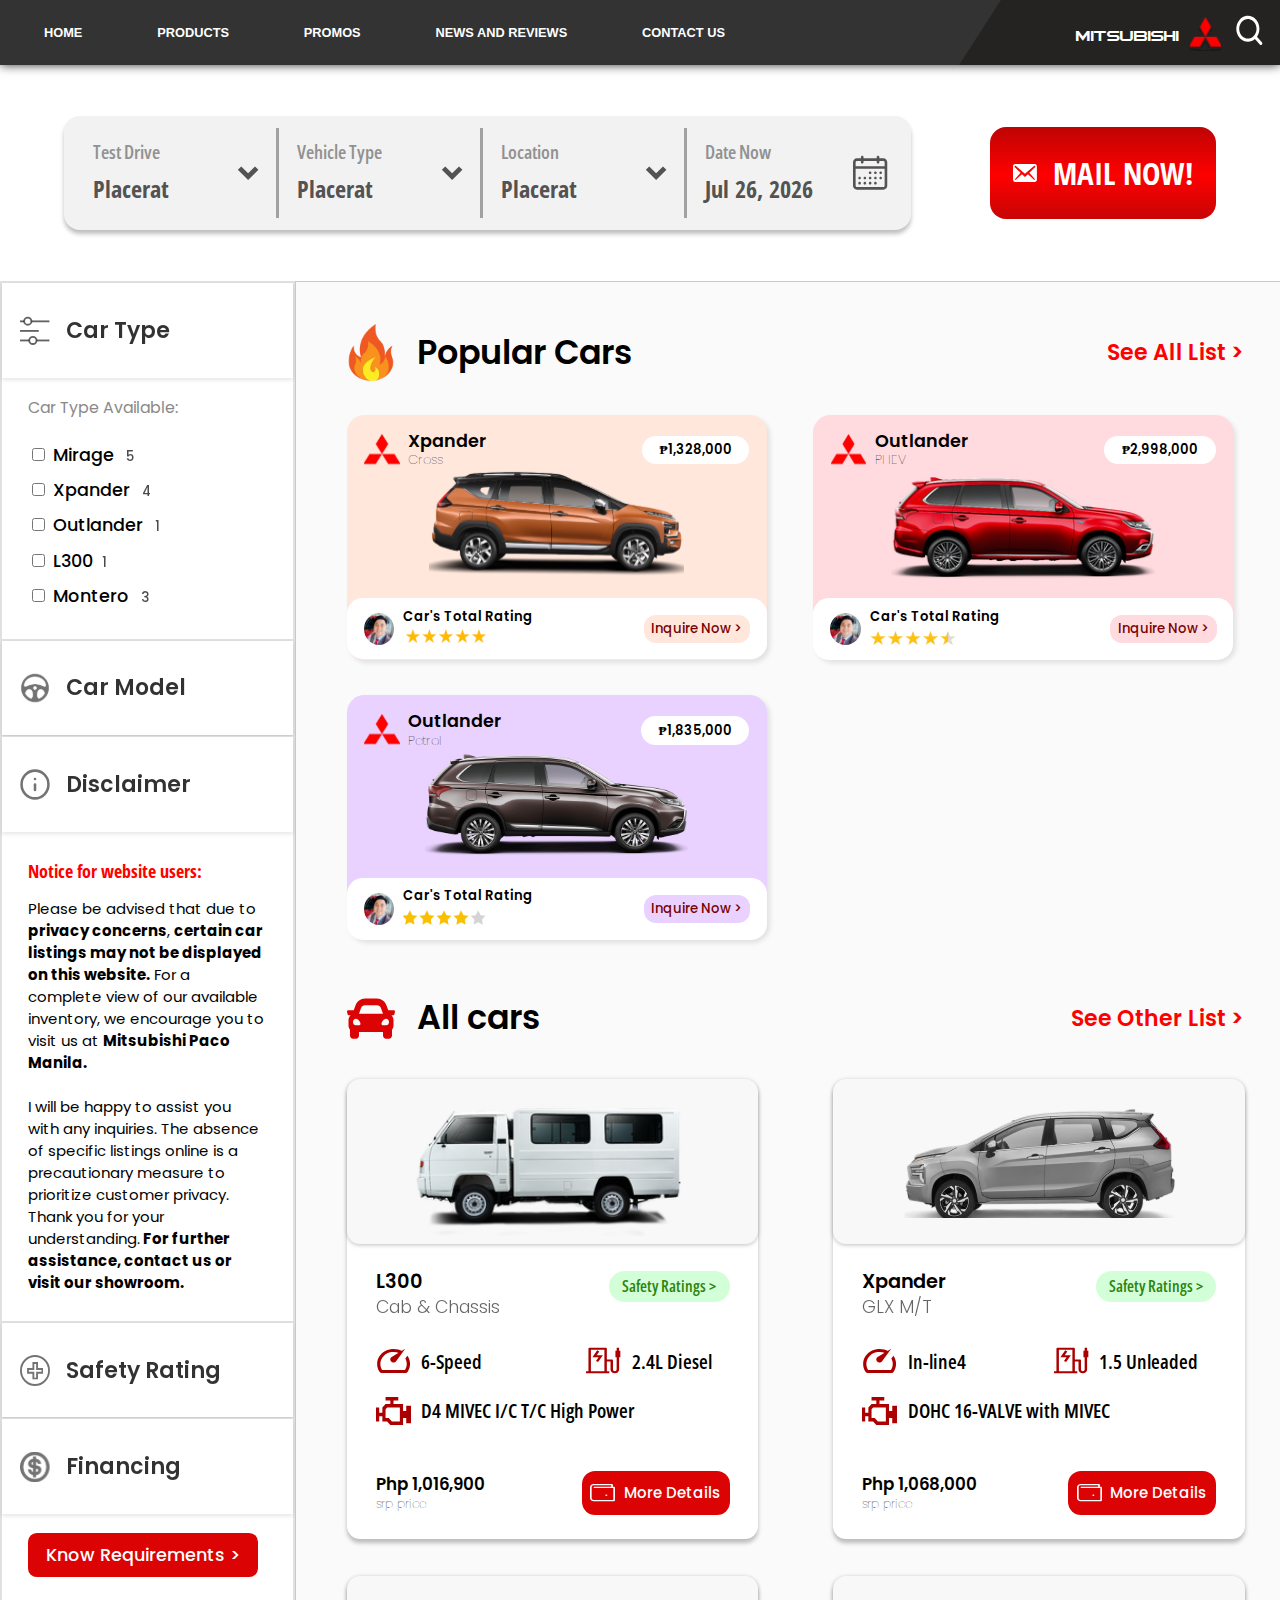
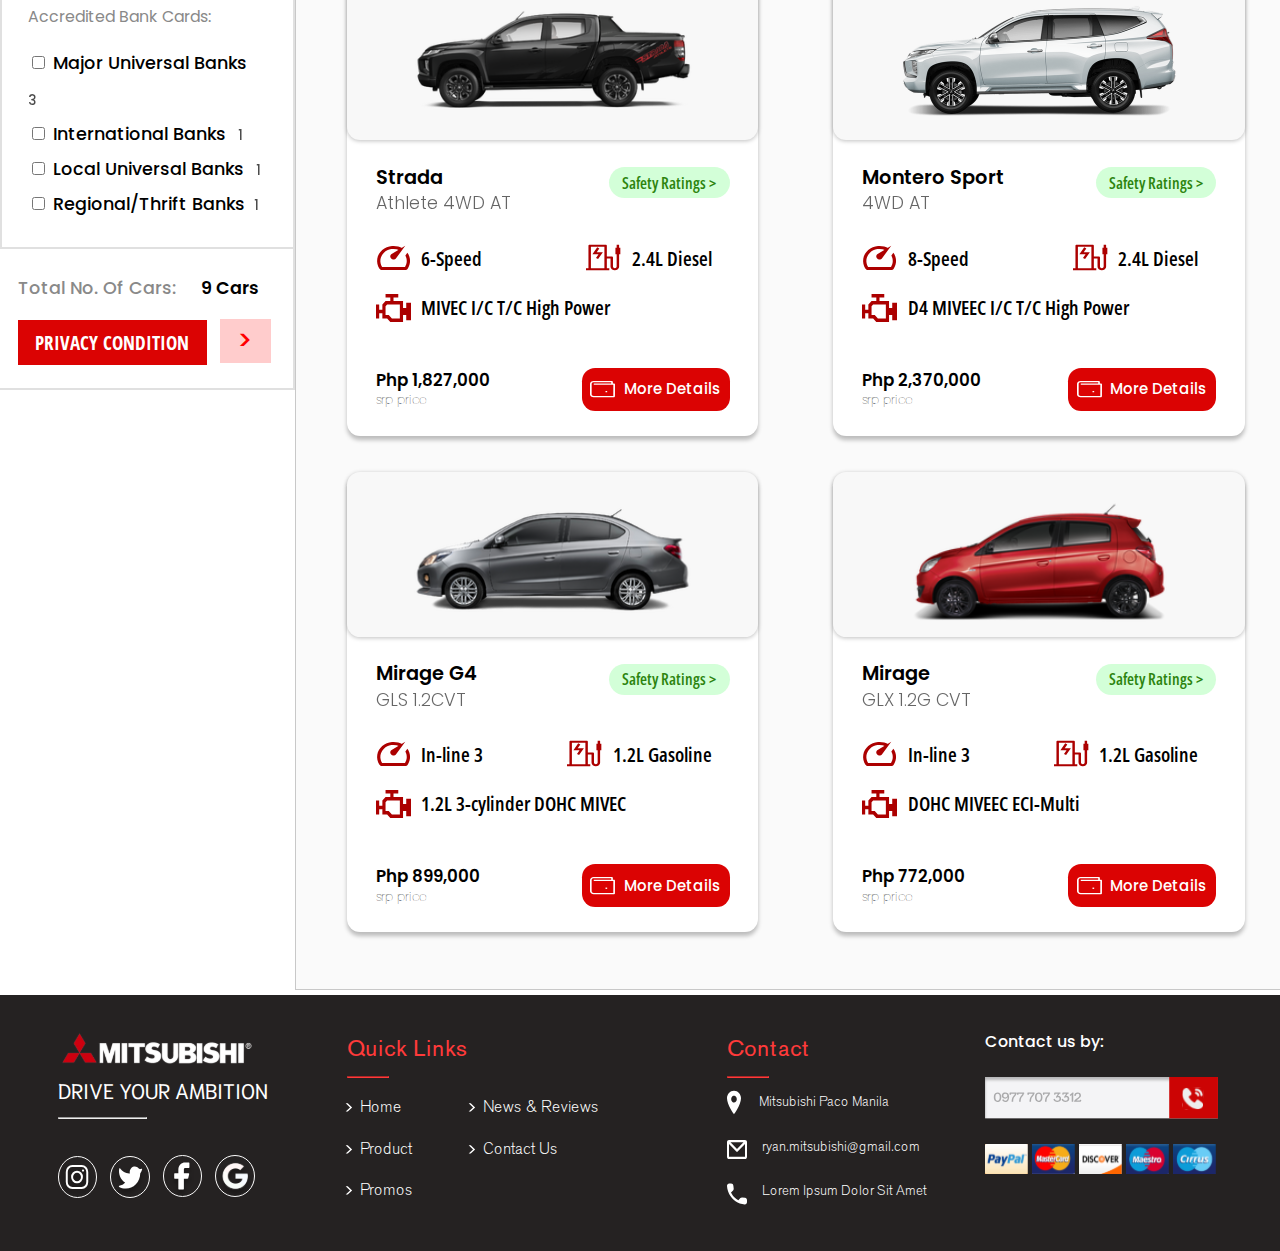
<file: products.html>
<!DOCTYPE html>
<html lang="en">
<head>
    <meta charset="UTF-8">
    <meta name="viewport" content="width=device-width, initial-scale=1.0">
    <title></title>
    <link rel="stylesheet" type="text/css" href="styles-2.css">
    <link href="https://fonts.googleapis.com/css2?family=Open+Sans:wght@700&family=Poppins:wght@400;500;600&display=swap" rel="stylesheet">
    <link href="https://fonts.googleapis.com/css2?family=Open+Sans:wght@700&family=Poppins:wght@400;600&display=swap" rel="stylesheet">
	<link href="https://fonts.googleapis.com/css2?family=Niramit:wght@600&family=Open+Sans:wght@700&family=Poppins:wght@400;500;600&display=swap" rel="stylesheet">
	<link rel="stylesheet" href="https://cdnjs.cloudflare.com/ajax/libs/font-awesome/6.0.0-beta2/css/all.min.css" integrity="sha512-YWzhKL2whUzgiheMoBFwW8CKV4qpHQAEuvilg9FAn5VJUDwKZZxkJNuGM4XkWuk94WCrrwslk8yWNGmY1EduTA==" crossorigin="anonymous" referrerpolicy="no-referrer" />
	<link rel="stylesheet" href="https://cdnjs.cloudflare.com/ajax/libs/font-awesome/6.0.0/css/all.min.css" integrity="sha384-GLhlTQ8iKu1rHN9QeFvY+GKGjLJzGLb5L/6ZNQhV+9GNEeA1aZ5Fg5EAgbFTEdC" crossorigin="anonymous">
</head>
<body>
<div class="navigation">
    <div class="left-nav">
        <nav>
            <ul class='nav-bar'>
                <input type='checkbox' id='check' />
                <span class="menu">
                    <li><a href="index.html">Home</a></li>
                    <li><a href="">Products</a></li>
                    <li><a href="">Promos</a></li>
                    <li><a href="">News and Reviews</a></li>
                    <li><a href="">Contact Us</a></li>
                    <label for="check" class="close-menu"><i class="fas fa-times"></i></label>
                </span>
                <label for="check" class="open-menu"><i class="fas fa-bars"></i></label>
            </ul>
        </nav>
    </div>

    <div class="right-nav">
		<p> MITSUBISHI </p>
        <div class="logo-img">
            <img src="Images/Products/logo.svg">
        </div>
        <img class="search-logo" src="Images/Products/search-logo.svg" onclick="toggleSearchBar()">
        <div class="search_bar" id="searchBarContainer" style="display: none;">
            <div class="search-container">
                <input type="text" class="search-bar" id="searchBar" placeholder="Find Key Words" onkeyup="searchSection(event)" onblur="hideSearchBar()" onkeydown="handleSearch(event)">
                <div class="search_suggestions">
                    <p id="suggestions-list"></p>
                </div>
            </div>
        </div>
    </div>
</div>

<div class = "body">
 
<div class = "top-option" id = "top-option"> 
<div class="left-option">

<div class="option-box" id="testDriveBox">
  <p>Test Drive <br><span>Placerat</span></p>
  <img class="dropdown-icon" src="Images/Products/drop-down.svg">
  <div class="dropdown-content">
    <p data-option="Option 1">Option 1</p>
    <p data-option="Option 2">Option 2</p>
    <p data-option="Option 3">Option 3</p>
  </div>
</div>

<div class="option-box" id="vehicleTypeBox">
  <p>Vehicle Type <br><span>Placerat</span></p>
  <img class="dropdown-icon" src="Images/Products/drop-down.svg">
  <div class="dropdown-content">
    <p data-option="Option A">Option A</p>
    <p data-option="Option B">Option B</p>
    <p data-option="Option C">Option C</p>
  </div>
</div>

<div class="option-box" id="locationBox">
  <p>Location <br><span>Placerat</span></p>
  <img class="dropdown-icon" src="Images/Products/drop-down.svg">
  <div class="dropdown-content">
    <p data-option="Option A">Option A</p>
    <p data-option="Option B">Option B</p>
    <p data-option="Option C">Option C</p>
  </div>
</div>

<div class="option-box" id="dateBox">
  <p>Date Now<br><span class="dynamic-paragraph" id="dynamicParagraph"></span></p>
  <img src="Images/Products/calendar.svg">
</div>
</div>
<div class="right-option">
  <a href="javascript:void(0);" onclick="generateEmailLink()" class="call-button">
    <img src="Images/Products/mail-now.svg" alt="Mail Now">
    <p>MAIL NOW!</p>
  </a>
</div>
</div>

<div class = "body-option">

<button class = "openButton" onclick="showDiv()" id = "showDiv"><img src = "Images/Products/extend.svg"> </button>
<button class = "closeButton"onclick="hideDiv()" id = "hideDiv"><img src = "Images/Products/close.svg"></button>


<div class="accordion" id="id-accordion">
    <div class="accordion-item">
        <div class="accordion-item" >
            <div class="accordion-header" onclick="toggleAccordion(this)">
                <img src="Images/Products/option1.svg"> <p> Car Type <p> <div class="icon-logo"><i class="fas fa-plus icon"></i></div></div>
                <div class="accordion-content">
                    <h1> Car Type Available:</h1>
                    <div class="checkbox-list">
                        <label><input type="checkbox" class="toggleCheckbox" data-target="mirage"> Mirage<span> 5 </span></label> <br>
                        <label><input type="checkbox" class="toggleCheckbox" data-target="xpander"> Xpander<span> 4 </span></label> <br>
                        <label><input type="checkbox" class="toggleCheckbox" data-target="outlander"> Outlander<span> 1 </span></label><br>
                        <label><input type="checkbox" class="toggleCheckbox" data-target="l300"> L300<span>1 </span></label><br>
                        <label><input type="checkbox" class="toggleCheckbox" data-target="montero"> Montero<span> 3 </span></label><br>
                    </div>
                </div>
            </div>

            <div class="accordion-item">
                <div class="accordion-header" onclick="toggleAccordion(this)">
                    <img src="Images/Products/option2.svg"> <p> Car Model <p> <div class="icon-logo"><i class="fas fa-plus icon"></i></div></div>
                    <div class="accordion-content">
                        <h1> Car Model Available: </h1>
                        <ol id="mirage" class="hiddenText">
                            <span>Mirage </span> <br>
                            <li>Mirage GLX 1.2G MT</li>
                            <li>Mirage GLX 1.2G CVT</li>
                            <li>Mirage G4 GLX 1.2 MT</li>
                            <li>Mirage G4 GLX 1.2G CVT</li>
                            <li>Mirage G4 GLS 1.2G CVT</li>
                        </ol>

                        <ol id="xpander" class="hiddenText"> <span>Xpander </span> <br>
                            <li>Xpander GLX 1.5G 2WD MT</li>
                            <li>Xpander GLX 1.5G 2WD AT</li>
                            <li>Xpander GLS 1.5G 2WD AT</li>
                            <li>Xpander Cross 1.5G 2WD AT</li>
                        </ol>

                        <ol id="outlander" class="hiddenText"> <span>Outlander </span> <br>
                            <li>Mirage GLX 1.2G MT</li>
                        </ol>

                        <ol id="l300" class="hiddenText"> <span>L300 </span><br>
                            <li>L300 C/C 2.2D MT w/FB DUAL AC</li>
                        </ol>

                        <ol id="montero" class="hiddenText"> <span>Montero</span> <br>
                            <li>Montero Sport GLX 2.4D 2WD AT</li>
                            <li>Montero Sport GLS 2.4D 2WD AT</li>
                            <li>Montero Sport GLS 2.4D 2WD MT</li>
                        </ol>
                    </div>
                </div>

            <div class="accordion-item">
                <div class="accordion-header" onclick="toggleAccordion(this)">
                    <img src="Images/Products/option3.svg"> <p> Disclaimer <p> <div class="icon-logo"><i class="fas fa-plus icon"></i></div></div>
                    <div class="accordion-content">
                        <p class="notice"> Notice for website users: </p>
                        <p class="notice-content">Please be advised that due to <b>privacy concerns</b>, <b>certain car listings may not be displayed on this website.</b> For a complete view of our available inventory,
                            we encourage you to visit us at <b>Mitsubishi Paco Manila. </b>
                            <br> <br>I will be happy to assist you with any inquiries. The absence of specific listings
                            online is a precautionary measure to prioritize customer privacy.
                            Thank you for your understanding.<b> For further assistance, contact us or visit our showroom. </b> </p>
                    </div>
            </div>

            <div class="accordion-item">
                <div class="accordion-header" onclick="toggleAccordion(this)">
                    <img src="Images/Products/option4.svg"> <p> Safety Rating  <p> <div class="icon-logo"><i class="fas fa-plus icon"></i></div></div>
                    <div class="accordion-content">
                        <p class="safety-title">How to read and understand the safety ratings</p>
                        <div class="safety-steps">
                            <img src="Images/Products/step1.svg"> <p> Scan for distinct logos, icons or images that represent particular safety features. </p>
                        </div>
                        <div class="safety-steps">
                            <img src="Images/Products/step2.svg"> <p> Each logo might symbolize a specific technology, such as automatic emergency braking, lane-keeping assistance, or advanced airbag systems. </p>
                        </div>
                        <div class="safety-steps">
                            <img src="Images/Products/step3.svg"> <p> Pay attention to accompanying text or tooltips that explain the meaning of each logo.</p>
                        </div>
                        <div class="safety-logo-container">
                            <img src="Images/Products/safety-logo1.svg">
                            <img src="Images/Products/safety-logo2.svg">
                            <img src="Images/Products/safety-logo3.svg">
                            <img src="Images/Products/safety-logo4.svg">
                        </div>
                    </div>
            </div>

            <div class="accordion-item">
                <div class="accordion-header" onclick="toggleAccordion(this)">
                    <img src="Images/Products/option5.svg"> <p> Financing <p><div class="icon-logo"><i class="fas fa-plus icon"></i></div></div>
                    <div class="accordion-content">
                        <a href="#" class="my-button">Know Requirements > </a>
                        <h1> Accredited Bank Cards: </h1>
                        <div class="checkbox-list">
                            <label><input type="checkbox" class="toggleCheckbox" data-target="major-banks"> Major Universal Banks<span> 3 </span></label> <br>
                            <label><input type="checkbox" class="toggleCheckbox" data-target="international-banks"> International Banks<span> 1 </span></label> <br>
                            <label><input type="checkbox" class="toggleCheckbox" data-target="local-banks"> Local Universal Banks<span> 1 </span></label><br>
                            <label><input type="checkbox" class="toggleCheckbox" data-target="regional-banks"> Regional/Thrift Banks<span>1 </span></label>
                        </div>

                        <div class="card-images">
                            <img id="major-banks" class="hiddenText" src="Images/Products/major-banks.svg">
                            <img id="international-banks" class="hiddenText" src="Images/Products/international-banks.svg">
                            <img id="local-banks" class="hiddenText" src="Images/Products/local-banks.svg">
                            <img id="regional-banks" class="hiddenText" src="Images/Products/regional-banks.svg">

                        </div>
                    </div>
            </div>
        </div>

        <div class="privacy-condition">
            <p> Total No. Of Cars: &nbsp; &nbsp; <span> 9 Cars </span> </p>
            <a href="#" class="privacy-button"> PRIVACY CONDITION </a>
			<a href="#" class="privacy-button-img"> <img src = "Images/Products/privacy.svg"> </a>
            <a href="#" class="proceed-button"> > </a>
        </div>
    </div>

<div class="products" id="products">
    <div class="products-title">
        <div class="title-left">
            <img src="Images/Products/popular-logo.svg">
            <p> Popular Cars </p>
        </div>
        <div class="title-right">
            <a href="#" class="see-all-list" onclick="openPopup('List 1')"> See All List > </a>
        </div>
    </div>

    <div class="promo-cars">
        <div class="item" id="xpander-cross">
            <div class="top-container">
                <div class="logotext"><img src="Images/Products/car-logo.svg">
                    <div class="title-car">
                        <h1>Xpander <br><span>Cross </span></h1>
                    </div>
                    <div class="price"> <p> ₱1,328,000</p> </div>
                </div>
                <div class="car-image1"> <img src="Images/Products/car-popular1.svg"> </div>
            </div>
            <div class="inquire">
                <img src="Images/Products/ryan.svg">
                <div class="rating">
                    <p> Car's Total Rating </p>
                    <img src="Images/Products/5star-rate.svg">
                </div>
                <div class="inquire-now1">
                    <a href="#"> Inquire Now > </a>
                </div>
            </div>
        </div>

        <div class="item" id="outlander-phev">
            <div class="top-container">
                <div class="logotext"><img src="Images/Products/car-logo.svg">
                    <div class="title-car">
                        <h1>Outlander <br><span>PHEV </span></h1>
                    </div>
                    <div class="price"> <p> ₱2,998,000</p> </div>
                </div>
                <div class="car-image2"> <img src="Images/Products/car-popular2.svg"> </div>
            </div>
            <div class="inquire">
                <img src="Images/Products/ryan.svg">
                <div class="rating">
                    <p> Car's Total Rating </p>
                    <img src="Images/Products/4.5star-rate.svg">
                </div>
                <div class="inquire-now2">
                    <a href="#"> Inquire Now > </a>
                </div>
            </div>
        </div>

        <div class="item" id="outlander-petrol">
            <div class="top-container">
                <div class="logotext"><img src="Images/Products/car-logo.svg">
                    <div class="title-car">
                        <h1>Outlander <br><span>Petrol </span></h1>
                    </div>
                    <div class="price"> <p> ₱1,835,000</p> </div>
                </div>
                <div class="car-image3"> <img src="Images/Products/car-popular3.svg"> </div>
            </div>
            <div class="inquire">
                <img src="Images/Products/ryan.svg">
                <div class="rating">
                    <p> Car's Total Rating </p>
                    <img src="Images/Products/star-rate.svg">
                </div>
                <div class="inquire-now3">
                    <a href="#"> Inquire Now > </a>
                </div>
            </div>
        </div>
    </div>

<div class="all-cars-title">
    <div class="title-left">
        <img src="Images/Products/all-cars-logo.svg">
        <p> All cars </p>
    </div>
    <div class="title-right">
        <a href="#" class="see-all-list" onclick="openPopup('List 2')"> See Other List > </a>
    </div>
</div>

<div class="product-cars" id="productContainer">

  <div class="product-card" id="l300">
    <div class="image">
      <img src="Images/Products/l300-car.svg">
    </div>

    <div class="card-title">
      <div class="card-top-title">
        <div class="card-left-title">
          <p>L300<br><span>Cab & Chassis</span></p>
        </div>
        <a href="#">
          <button class="safety-rating-button">Safety Ratings ></button>
        </a>
      </div>

      <div class="card-features">
        <div class="card-top-features">
          <div class="left-icon">
            <img src="Images/Products/speed-icon.svg">
            <p>6-Speed</p>
          </div>
          <div class="right-icon">
            <img src="Images/Products/gas-icon.svg">
            <p>2.4L Diesel</p>
          </div>
        </div>
        <div class="card-bottom-features">
          <img src="Images/Products/engine-icon.svg">
          <p>D4 MIVEC I/C T/C High Power</p>
        </div>
      </div>

      <div class="price-section">
        <div class="product-price">
          <p>Php 1,016,900<br><span>srp price</span></p>
        </div>

        <div class="buy-button">
          <a href="#" style="text-decoration: none;">
            <button class="more-details-button">
              <img src="Images/Products/wallet-icon.svg" alt="Wallet Icon">
              More Details
            </button>
          </a>
        </div>
      </div>
    </div>
  </div>

  <div class="product-card" id="xpander">
    <div class="image">
      <img src="Images/Products/xpander-car.svg">
    </div>

    <div class="card-title">
      <div class="card-top-title">
        <div class="card-left-title">
          <p>Xpander<br><span>GLX M/T</span></p>
        </div>
        <a href="#">
          <button class="safety-rating-button">Safety Ratings ></button>
        </a>
      </div>

      <div class="card-features">
        <div class="card-top-features">
          <div class="left-icon">
            <img src="Images/Products/speed-icon.svg">
            <p>In-line4</p>
          </div>
          <div class="right-icon">
            <img src="Images/Products/gas-icon.svg">
            <p>1.5 Unleaded</p>
          </div>
        </div>
        <div class="card-bottom-features">
          <img src="Images/Products/engine-icon.svg">
          <p>DOHC 16-VALVE with MIVEC</p>
        </div>
      </div>

      <div class="price-section">
        <div class="product-price">
          <p>Php 1,068,000<br><span>srp price</span></p>
        </div>

        <div class="buy-button">
          <a href="#" style="text-decoration: none;">
            <button class="more-details-button">
              <img src="Images/Products/wallet-icon.svg" alt="Wallet Icon">
              More Details
            </button>
          </a>
        </div>
      </div>
    </div>
  </div>

  <div class="product-card" id="strada">
    <div class="image">
      <img src="Images/Products/strada-car.svg">
    </div>

    <div class="card-title">
      <div class="card-top-title">
        <div class="card-left-title">
          <p>Strada<br><span>Athlete 4WD AT</span></p>
        </div>
        <a href="#">
          <button class="safety-rating-button">Safety Ratings ></button>
        </a>
      </div>

      <div class="card-features">
        <div class="card-top-features">
          <div class="left-icon">
            <img src="Images/Products/speed-icon.svg">
            <p>6-Speed</p>
          </div>
          <div class="right-icon">
            <img src="Images/Products/gas-icon.svg">
            <p>2.4L Diesel</p>
          </div>
        </div>
        <div class="card-bottom-features">
          <img src="Images/Products/engine-icon.svg">
          <p>MIVEC I/C T/C High Power</p>
        </div>
      </div>

      <div class="price-section">
        <div class="product-price">
          <p>Php 1,827,000<br><span>srp price</span></p>
        </div>

        <div class="buy-button">
          <a href="#" style="text-decoration: none;">
            <button class="more-details-button">
              <img src="Images/Products/wallet-icon.svg" alt="Wallet Icon">
              More Details
            </button>
          </a>
        </div>
      </div>
    </div>
  </div>

  <div class="product-card" id="montero-sport">
    <div class="image">
      <img src="Images/Products/montero-sport-car.svg">
    </div>

    <div class="card-title">
      <div class="card-top-title">
        <div class="card-left-title">
          <p>Montero Sport<br><span>4WD AT</span></p>
        </div>
        <a href="#">
          <button class="safety-rating-button">Safety Ratings ></button>
        </a>
      </div>

      <div class="card-features">
        <div class="card-top-features">
          <div class="left-icon">
            <img src="Images/Products/speed-icon.svg">
            <p>8-Speed</p>
          </div>
          <div class="right-icon">
            <img src="Images/Products/gas-icon.svg">
            <p>2.4L Diesel</p>
          </div>
        </div>
        <div class="card-bottom-features">
          <img src="Images/Products/engine-icon.svg">
          <p>D4 MIVEEC I/C T/C High Power</p>
        </div>
      </div>

      <div class="price-section">
        <div class="product-price">
          <p>Php 2,370,000<br><span>srp price</span></p>
        </div>

        <div class="buy-button">
          <a href="#" style="text-decoration: none;">
            <button class="more-details-button">
              <img src="Images/Products/wallet-icon.svg" alt="Wallet Icon">
              More Details
            </button>
          </a>
        </div>
      </div>
    </div>
  </div>

  <div class="product-card" id="mirage-g4">
    <div class="image">
      <img src="Images/Products/mirage-g4-car.svg">
    </div>

    <div class="card-title">
      <div class="card-top-title">
        <div class="card-left-title">
          <p>Mirage G4<br><span>GLS 1.2CVT</span></p>
        </div>
        <a href="#">
          <button class="safety-rating-button">Safety Ratings ></button>
        </a>
      </div>

      <div class="card-features">
        <div class="card-top-features">
          <div class="left-icon">
            <img src="Images/Products/speed-icon.svg">
            <p>In-line 3</p>
          </div>
          <div class="right-icon">
            <img src="Images/Products/gas-icon.svg">
            <p>1.2L Gasoline</p>
          </div>
        </div>
        <div class="card-bottom-features">
          <img src="Images/Products/engine-icon.svg">
          <p>1.2L 3-cylinder DOHC MIVEC</p>
        </div>
      </div>

      <div class="price-section">
        <div class="product-price">
          <p>Php 899,000<br><span>srp price</span></p>
        </div>

        <div class="buy-button">
          <a href="#" style="text-decoration: none;">
            <button class="more-details-button">
              <img src="Images/Products/wallet-icon.svg" alt="Wallet Icon">
              More Details
            </button>
          </a>
        </div>
      </div>
    </div>
  </div>

  <div class="product-card" id="mirage">
    <div class="image">
      <img src="Images/Products/mirage-car.svg">
    </div>

    <div class="card-title">
      <div class="card-top-title">
        <div class="card-left-title">
          <p>Mirage<br><span>GLX 1.2G CVT</span></p>
        </div>
        <a href="#">
          <button class="safety-rating-button">Safety Ratings ></button>
        </a>
      </div>

      <div class="card-features">
        <div class="card-top-features">
          <div class="left-icon">
            <img src="Images/Products/speed-icon.svg">
            <p>In-line 3</p>
          </div>
          <div class="right-icon">
            <img src="Images/Products/gas-icon.svg">
            <p>1.2L Gasoline</p>
          </div>
        </div>
        <div class="card-bottom-features">
          <img src="Images/Products/engine-icon.svg">
          <p>DOHC MIVEEC ECI-Multi</p>
        </div>
      </div>

      <div class="price-section">
        <div class="product-price">
          <p>Php 772,000<br><span>srp price</span></p>
        </div>

        <div class="buy-button">
          <a href="#" style="text-decoration: none;">
            <button class="more-details-button">
              <img src="Images/Products/wallet-icon.svg" alt="Wallet Icon">
              More Details
            </button>
          </a>
        </div>
      </div>
    </div>
  </div>
  
  
</div>
</div>
</div>


<div class="footer">
  <div class="section">
    <div class="section1">
      <img class="footer-logo" src="Images/Products/logo-footer.svg">
      <p>DRIVE YOUR AMBITION</p>
      <br>
      <hr>
      <div class="social-links">
        <img src="Images/Products/ig-logo.svg">
        <img src="Images/Products/twitter-logo.svg">
        <img src="Images/Products/fb-logo.svg">
        <img src="Images/Products/google-logo.svg">
      </div>
    </div>

    <div class="section2">
      <div class="quick-li">
        <p class="footer-title">Quick Links</p>
        <hr class="red-line">
        <ul>
          <li><a href="index.html">Home</a></li>
          <li><a href="news_reviews.html">News & Reviews</a></li>
          <li><a href="product.html">Product</a></li>
          <li><a href="contact.html">Contact Us</a></li>
          <li><a href="promos.html">Promos</a></li>
        </ul>
      </div>

      <div class="contact-info">
        <p class="footer-title">Contact</p>
        <hr class="red-line">
        <div class="infos">
          <img src="Images/Products/loc-logo.svg">
          <p class="location-details">Mitsubishi Paco Manila</p>
        </div>
        <div class="infos">
          <img src="Images/Products/email-logo.svg">
          <p class="info-p">ryan.mitsubishi@gmail.com</p>
        </div>
        <div class="infos">
          <img src="Images/Products/call-logo.svg">
          <p class="info-p">Lorem Ipsum Dolor Sit Amet</p>
        </div>
      </div>
    </div>

    <div class="section3">
      <p>Contact us by:</p>
      <img class="call-box" src="Images/Products/contact-no.svg">
      <div class="credit-cards">
        <img src="Images/Products/card1.svg">
        <img src="Images/Products/card2.svg">
        <img src="Images/Products/card3.svg">
        <img src="Images/Products/card4.svg">
        <img src="Images/Products/card5.svg">
      </div>
    </div>
  </div>
</div>

<div class="overlay" id="overlay">
  <div class="popup" id="popupList1">
    <span class="close-btn" onclick="closePopup()">x</span>
    <h2>Popular Cars</h2>
    <table>
      <tr>
        <th>Car Model</th>
        <th>Price</th>
      </tr>
      <tr>
        <td>Xpander Cross</td>
        <td>Php 1,328,000</td>
      </tr>
	  
	   <tr>
        <td>Outlander Phev</td>
        <td>Php 2,998,000</td>
      </tr>
	  
	   <tr>
        <td>Outlander Petrol</td>
        <td>Php 1,835,000</td>
      </tr>
    </table>
  </div>

  <div class="popup" id="popupList2">
    <span class="close-btn" onclick="closePopup()">x</span>
    <h2>All Cars</h2>
    <table>
      <tr>
        <th>Car Model</th>
        <th>Price</th>
      </tr>
      <tr>
        <td>Mirage GLX 1.2G MT</td>
        <td>Php711,000</td>
      </tr>
	  <tr>
        <td>Mirage G4 GLX 1.2G MT</td>
        <td>Php769,000</td>
      </tr>
	  <tr>
        <td>Mirage G4 GLX 1.2G CVT</td>
        <td>Php899,000</td>
      </tr>
	  <tr>
        <td>Montero Sport GLX 2.4D 2WD MT</td>
        <td>Php1,568,000</td>
      </tr>
	  <tr>
        <td>Montero Sport GLS 2.4D 2WD AT</td>
        <td>Php1,828,000</td>
      </tr>
	  <tr>
        <td>Xpander GLX 1.5G 2WD AT</td>
        <td>Php1,128,000</td>
      </tr>
	  <tr>
        <td>Xpander Cross 1.5G 2WD AT (Monotone)</td>
        <td>Php1,328,000</td>
      </tr>
	  <tr>
        <td>Xpander Cross 1.5G 2WD AT (Twotone)</td>
        <td>Php1,338,000</td>
      </tr>
    </table>
  </div>
</div>


<script src="https://code.jquery.com/jquery-3.6.4.min.js"></script>
<script src="JS-Script/Products/js-script.js"> </script>




</body>
</html>
</file>
<file: styles-2.css>
@font-face {
    font-family: 'Craft Gothic Condensed';
    src: local('Craft Gothic Condensed'), local('Craft-Gothic-Condensed'),
        url('fonts/CraftGothic-Condensed.woff2') format('woff2'),
        url('fonts/CraftGothic-Condensed.woff') format('woff'),
        url('fonts/CraftGothic-Condensed.ttf') format('truetype');
    font-weight: normal;
    font-style: normal;
}

@font-face {
    font-family: 'Craft Gothic Light';
    src: local('Craft Gothic Light Condensed'), local('Craft-Gothic-Light-Condensed'),
        url('fonts/CraftGothic-LightCondensed.woff2') format('woff2'),
        url('fonts/CraftGothic-LightCondensed.woff') format('woff'),
        url('fonts/CraftGothic-LightCondensed.ttf') format('truetype');
    font-weight: 300;
    font-style: normal;
}

@font-face {
    font-family: 'Craft Gothic';
    src: local('Craft Gothic Regular'), local('Craft-Gothic-Regular'),
        url('fonts/CraftGothic-Regular.woff2') format('woff2'),
        url('fonts/CraftGothic-Regular.woff') format('woff'),
        url('fonts/CraftGothic-Regular.ttf') format('truetype');
    font-weight: 400;
    font-style: normal;
}

@font-face {
    font-family: 'Craft Gothics Light';
    src: local('Craft Gothic Light'), local('Craft-Gothic-Light'),
        url('fonts/CraftGothic-Light.woff2') format('woff2'),
        url('fonts/CraftGothic-Light.woff') format('woff'),
        url('fonts/CraftGothic-Light.ttf') format('truetype');
    font-weight: 300;
    font-style: normal;
  }


@font-face {
    font-family: 'BITSUMIS';
    src: local('BITSUMIS'), 
        url('fonts/BITSUMIS.TTF') format('truetype');
    font-weight: normal;
    font-style: normal;
}

@font-face {
    font-family: 'Open Sans Condensed Bold';
    src: local('OpenSans-CondBold'),
        url('fonts/OpenSans-CondBold.ttf') format('trueType'), 
    font-weight: 300;
    font-style: normal;
}

@font-face {
    font-family: 'Open Sans Condensed Light';
    src: local('OpenSans-CondBold'),
		url('fonts/OpenSans-CondLight.ttf') format('trueType'),;
    font-weight: 300;
    font-style: normal;
}

@font-face {
    font-family: 'Open Sans Condensed Semibold';
    src: local('OpenSans-CondBold'),
		url('fonts/OpenSans_Condensed-SemiBold.ttf') format('trueType'),;
    font-weight: 300;
    font-style: normal;
}

::-webkit-scrollbar {
  width: 12px;
}

::-webkit-scrollbar-track {
  background-color: white;
}


::-webkit-scrollbar-thumb {
  background-color: #313131;
  border-radius: 6px;
}

::-webkit-scrollbar-thumb:hover {
  background-color: red;
}

body {
    margin: 0;
    padding: 0;
    box-sizing: border-box;
}

html {
	font-size: 55%;
}


.openButton,
.closeButton {
	display: none;
}


.navigation {
	display: flex;
	justify-content: space-between;
	background-color: #333333;
	box-shadow: 0px 0px 10px rgba(0, 0, 0, 0.8);
}	

.left-nav {
	width: 75%;
	display: flex;
	align-items: center;
	justify-content: space-between;
}

.nav-bar {
	width: 100%;
    list-style: none;
    position: relative;
    background-color: var(--color2);
    padding: 1.2rem 2rem;
}
.menu {display: flex; }
.menu li {padding-left: 3rem;}
.menu li a {
    text-decoration: none;
    text-align: center;
    transition: 0.15s ease-in-out;
    position: relative;
    text-transform: uppercase;
    margin-right: 5.5rem;
    font-size: clamp(1rem, 1vw, 2.2rem);
    color: white;
    font-weight: bold;
    font-family: 'Open Sans Condensed', sans-serif;
}
.menu li a::after {
    content: "";
    position: absolute;
    bottom: 0 ;
    left: 0;
    width: 0;
    height: 1px;
    background-color: white;
    transition: 0.15s ease-in-out;
}
.menu li a:hover:after {width: 100%;}

.open-menu , .close-menu {
    position: absolute;
    color: white;
    cursor: pointer;
    font-size: 3rem;
    display: none;
}
.open-menu {
    top: 50%;
    right: 20px;
    transform: translateY(-50%);
}
.close-menu {
    top: 2rem;
    right: 2rem;
}
#check {display: none;}

.right-nav {
	width: 25%;
	max-width: 58rem;
	padding-top: .5rem;
	background-image: url('Images/Products/nav-bg.svg');
	background-size: cover;
	background-position: center;
	display: flex;
	padding-right: 1%;
	z-index: 999;
	align-items: center;
	justify-content: flex-end;
}

.right-nav p{
	font-family: 'BITSUMIS';
	margin-right: 1rem;
	color: white;
	font-size: clamp(2.3rem, 1.5vw, 4.5rem);
}


.logo-img img {
	margin-right: 1rem;
	display: block;
	width: 4rem;
	
}

.search-logo {
	margin-bottom: 1rem;
	width: 4rem;
}
.search-container {
	margin-right: 10%;
	position: relative;
}
.search-bar {
	margin: 9% 0;
    padding: 1rem;
    border: 2px solid white;
    border-radius: 20px;
	width: 12.5vw;
	max-width: 24.5rem;
	background-image: url('Images/Homepage/search_icon.png');
	background-repeat: no-repeat;
    background-position: 21.5rem center;
    background-color: rgba(0, 0, 0, 0);
    color: white;
    font-family: 'Poppins', sans-serif;
}


.search_bar.hidden {
    display: none;
}

.search-bar::placeholder {
    color: white;
}

#suggestions-list {
  background-color: grey;
  font-family: 'Poppins';
  font-size: 1.5rem;
  display: none;
  background: #252222;
  color: white;
  position: absolute;
  margin-top:0;
  width: 100%;
}

#suggestions-list span {
  display: block;
  padding: 1rem;
  cursor: pointer;
  border-bottom: 1px solid #ccc; 
}

#suggestions-list span:last-child {
  border-bottom: none;
}

#suggestions-list span:hover {
  background-color: #f0f0f0;
  color: black;
}


.body {
	height: 100vh;
	margin: 4% 0;
}

.top-option {
	display: flex;
	justify-content: center;
	align-items: center;
	margin: 0 5%;
}
.left-option { 
	width: 72%;
	max-width: 142rem;
	background-color: red;
	border-radius: 16px;
	background: #F2F2F2;
	padding: 1% 2% 1% 1%;
	box-shadow: 0px 4px 4px 0px rgba(0, 0, 0, 0.25);
	display: flex;
	margin-right: 9rem;
}

.option-box {
	justify-content: space-between;
	display: flex;
	width: 25%;
	border-right: 3px solid #A1A1A1;
	margin-left: 2rem;
	position: relative;
}


.option-box p{
	font-family: 'Open Sans Condensed Semibold';
	color:#919191;   
	font-size: 2.2rem;
	margin: 1rem 0;
	line-height: 1.7;
}

.option-box span{
	font-family: 'Open Sans Condensed Bold';
	color: #535353;
	font-size: 2.7rem;
}

.option-box img{
	margin-right: 2rem;
	width: 2.5rem;	
}

.option-box:nth-child(4){
	border-right: none;
}

.option-box:nth-child(4) img{
	width:4rem;	
	margin-right: 0;
}

.dropdown-icon {
    cursor: pointer;
}

.dropdown-content {
    display: none;
    position: absolute;
	z-index: 2;
    top: 100%;
    left: 0;
    background-color: #fff;
    box-shadow: 0 2px 5px rgba(0, 0, 0, 0.1);
    padding: 10px;
    border: 1px solid #ccc;
}

.dropdown-content p {
    margin: 0;
    cursor: pointer;
    padding: 5px;
}


.right-option {
	width: 20%;
	max-width: 38rem;
}

.call-button p {
	text-align: center;
	font-family: 'Open Sans Condensed Bold';
	font-size: clamp(.5rem,2.4vw, 5rem);
	color: white;
	margin: 0;

}

.call-button {
	padding: 11% 10%;
	display: flex;
	justify-content: space-between;
	align-items: center;
	border-radius: 16px;
	background: linear-gradient(180deg, #BE0404 0%, #F00 52.6%, #C70505 100%);
	transition: background-color 0.3s ease, color 0.3s ease, border-color 0.3s ease;
	text-decoration: none;
}


.call-button:hover {
	background: #4A4A4A;
}

.call-button img {
	width:2.2vw;
	max-width: 4.2rem;
	margin-right: 1.5rem;
}


.body-option {
	margin: 4% 0 .4% 0;
	display: flex;
	min-height: 100vh;
}

.accordion {
	height: 100%;
	display: flex;
    flex-direction: column;
    width: 24%;
}

.accordion-item {
    border: 1px solid #E0E0E0;
	background-color: white;
}

.accordion-header {
    padding: 1rem 2rem;
    cursor: pointer;
	display: flex;
	justify-content: space-between;
	align-items: center;
	box-shadow: 0 2px 4px rgba(0, 0, 0, 0.1);
}

.accordion-content.active {
    opacity: 1;
	padding-bottom: 4%;
    max-height: 100%; 
}

.accordion-header img {
    width: 3.5rem;
	margin-right: 6%;
}

.accordion-header p {
   font-family: 'Poppins';
   text-align: left;
   font-size: 2.5rem;
   font-weight: 600;
   opacity: .8;
}

.accordion-item .accordion-header .icon {
	color: #908F8F;
	font-size: 2rem;
}

.icon-logo {
	flex-grow:2;
	text-align: right;
}

.accordion-content {
	margin: 0 3rem;
    opacity: 0;
    max-height: 0;
    overflow: hidden;
    transition: max-height 0.3s ease-in-out, opacity 0.3s ease-in-out;
}

.accordion-content h1 {
	margin: 2rem 0 0 0;
	font-family: 'Poppins';
	color: #898989;
	font-size: 1.8rem;
	font-weight: 400;
	margin-bottom: 2rem;
}

.accordion-content ul {
	padding: 0 0 0 1.5rem;
}

.accordion-content li {
	padding: 0 0 0 1.5rem;
}


.checkbox-list {
    font-family: 'Poppins';
	font-weight: 500;
	margin: 1.5rem 0;
	font-size: 2rem;
	line-height: 2;
}

.checkbox-list span {
    font-family: 'Poppins';
	margin-left: 1rem;
	font-size: 1.5rem;
	opacity: .7;
}

input[type="checkbox"] {
	accent-color:red;
}


.hiddenText li {
	font-family: 'Poppins';
	font-weight: 500;
	font-size: 1.9rem;
	margin: 0;
	padding:0 0 1.5rem 0;
}


ol {
	margin: 0 0 0 3.5rem;
	padding:0;
}


.hiddenText span {
	display: block;
    margin: 0 0 0 -3.5rem;
    font-family: 'Poppins';
    font-size: 2rem;
    color: red;
    font-weight: bold;
}

.notice {
	margin: 3rem 0 0 0;
	font-family: 'Open Sans Condensed Bold';
	font-size: 2.1rem;
	color: red;
}

.notice-content {
	font-family: 'Poppins';
	font-size: 1.7rem;
}

.safety-title {
	font-size: 2.5rem;
	font-family: 'Open Sans Condensed Bold';
}

.safety-steps {
	display: flex;
}

.safety-steps img {
	width: 4rem;
	padding-right: 2rem;
}

.safety-steps p {
	margin: 2% 0;
	font-size: 2.2rem;
	font-family: 'Open Sans Condensed Semibold';
	color: #4A4A4A;
}

.safety-logo-container {
	margin: 6% 2% 0 2%;
	display: flex;
	flex-wrap: wrap;
	justify-content: space-around;
	align-items: center;
}


.safety-logo-container img {
	width: 8rem;
	margin-bottom: 2%;
}

.my-button {
	margin: 8% 0% 4% 0;
    display: inline-block;
    padding: 1rem 2rem;
    font-size: 2rem;
	font-family: 'Poppins';
    font-weight: 500;
    text-align: center;
    text-decoration: none;
    cursor: pointer;
    color: white;
    background-color: #DB0303;
    border-radius: 1rem;
    transition: background-color 0.3s ease, color 0.3s ease, border-color 0.3s ease;
	min-width: 65%;
 }
 
.my-button:hover {
    background-color: transparent;
    color: red;
    border: 2px solid red;
}

.card-images {
	display: flex;
	justify-content:space-between;
	flex-wrap: wrap;
}

.card-images img {
	width: 19rem;
}

.card-images img:nth-child(1) {
	padding: 2rem 0 0 0;
}

.card-images img:nth-child(n+2):nth-child(-n+5) {
	padding: 3rem 0;
}

.privacy-condition{
	padding: 3% 2% 8% 6%;
	border-right: 2px solid #E0E0E0;
	border-bottom: 2px solid #E0E0E0;
}

.privacy-condition p {
	color: #898989;
	font-family: 'Poppins';
	font-size: 2rem;
	font-weight: 500;
}

.privacy-condition span {
	color: black;
	font-family: 'Poppins';
	font-size: 2rem;
	font-weight: 600;
}

.privacy-button{
    display: inline-block;
    padding: 1rem 2rem;
    font-size: 2.2rem;
	font-family: 'Open Sans Condensed Bold';
    font-weight: 500;
    text-align: center;
    text-decoration: none;
    cursor: pointer;
    color: white;
    background-color: #DB0303;
    transition: background-color 0.3s ease, color 0.3s ease, border-color 0.3s ease;
	min-width: 20%;
	margin-right: 4%;
 }
 
.privacy-button:hover {
    background-color: transparent;
    color: red;
    border: 2px solid red;
}

.privacy-button-img {
	display: none;
}

.proceed-button{
    display: inline-block;
    padding: .2rem 2rem;
    font-size: 3rem;
	font-family: 'Poppins';
    font-weight: 500;
    text-align: center;
    text-decoration: none;
    cursor: pointer;
    color: red;
    background-color: #FFCCCC;
	min-width: 5%;
 }
 

.products {
	padding: 2% 0 3% 4%;
	width: 76%;
	border-top: 1px solid rgba(0, 0, 0, 0.20);
	border-bottom: 1px solid rgba(0, 0, 0, 0.20);
	border-left: 1px solid rgba(0, 0, 0, 0.20);
	background-color:#FAFAFA;
}

.products-title {
	margin-right: 4%;
	display:flex;
	justify-content: space-between;
	align-items: center;
}

.all-cars-title {
	margin: 2% 4% 0 0;
	display:flex;
	justify-content: space-between;
	align-items: center;
}


.title-left {
	display:flex;
	align-items: center;
}

.title-left p {
	margin: 0 0 0 2.5rem;
	font-family: 'Poppins';
	font-weight: 600;
	font-size: 3.8rem;
}

.title-left img {
	width: 5.5rem;
}

.title-right a {
	text-decoration:none;
	font-family: 'Poppins';
	color: red;
	font-weight: 600;
	font-size: 2.5rem;
}

.promo-cars {
	margin-top: 2rem;
	display:flex;
	flex-wrap:wrap;
}


.item {
	margin: 0 3% 4rem 0 ;
    width: 30.2%;
	max-width:60rem;
	box-shadow: 3px 3px 5px rgba(0, 0, 0, 0.1);
	border-radius: 2rem;
}

.item:nth-of-type(1) {
	background:#FFE7DB;
}

.item:nth-of-type(2) {
	background:#FFDBDF;
}

.item:nth-of-type(3) {
	background:#E9D2FF;
}


.top-container {
	border-radius: 2rem;
	padding: 2rem 2rem 2rem 2rem;
}

.logotext {
	display: flex;
	align-items: center;
	justify-content: space-between;
}

.logotext img {
	width: 4rem;
	margin-right: 1rem;
}

.logotext h1 {
	font-family: 'Poppins';
	font-size: 2rem;
	margin:0;
	font-weight: 600;
	line-height: 1;
}

.logotext span {
	font-family: 'Poppins';
	font-size: 1.5rem;
	font-weight: 100;
}

.title-car {
	flex-grow:1;
}

.price {
	text-align: right;
	padding: .5rem 2rem;
	background-color: white;
	border-radius: 20px;
}

.price p {
	font-family: 'Poppins';
	margin:0;
	font-size: 1.5rem;
	font-weight: 600;
}

.car-image1,
.car-image2,
.car-image3 {
	text-align: center;
}

.car-image1 img {
	width: 29rem;
}

.car-image2 img {
	padding-top: .9rem;
	width: 30rem;
}

.car-image3 img {
	padding-top: .6rem;
	width: 30rem;
}



.inquire {
	padding: 2% 4%;
	display: flex;
	justify-content:space-between;
	align-items: center;
	background: white;
	border-radius: 1.8rem;
}

.inquire img{
	width: 3.5rem;
	padding-right: 1rem;
}

.rating{
	flex-grow: 1;
}

.rating img{
	width: 10rem;
}

.rating p{
	margin: 0;
	font-family: 'Poppins';
	font-weight: 600;
	font-size: 1.5rem
}

.inquire-now3,
.inquire-now2,
.inquire-now1 {
	padding: 1% 2%;
	border-radius: 12px;
}

.inquire-now1 {
	background-color: #FFE7DB;
}

.inquire-now2 {
	background-color: #FFDBDF;
}

.inquire-now3 {
	background-color: #E9D2FF;
}

.inquire a {
	font-family: 'Poppins';
	font-weight: 500;
	font-size: 1.5rem;
	color:#790303;
	text-decoration: none;
}

.product-cars {
	margin-top: 2rem;
	margin-right: 2%;
	display:flex;	
	flex-wrap:wrap;
	max-width: 190rem;
	justify-content: space-between;
}



.product-card {
	margin: 2% 1.8% 2% 0;
	min-width: 35rem;
	width: 30%;
	max-width: 45rem;
	border-radius: 1.5rem;
	background-color: white;
	box-shadow: 0px 4px 4px 0px rgba(0, 0, 0, 0.25);
}



.image {
	padding: 0 1%;
	height: 18.7rem;
	display: flex;
	justify-content: center;
	align-items: center;
	box-shadow: 0px 1px 4px 0px rgba(0, 0, 0, 0.25);
	border-radius: 1.5rem;
	background-color:#F8F8F8;
}

.image img{
	width: 32rem;
}

.card-title {
	padding: 6% 7%;
	border-radius: .5rem;
}

.card-top-title {
	display: flex;
	justify-content: space-between;	
	margin-bottom: 2%;
}

.card-left-title p {
	margin:0;
	font-family: Poppins;
	font-size: 2.2rem;
	font-weight: 600;
	line-height: 1.3;
}

.card-left-title span {
	font-family: Poppins;
	font-size: 2rem;
	font-weight: 300;
	opacity: .6
}


.card-right-title {
	margin: 0;
}


.safety-rating-button {
	margin-top: 2%;
	padding: .5rem 1.5rem;
	font-size: 1.8rem;
	border-radius: 2rem;
	border: none;
	background-color: #D3FFD8;
	cursor: pointer;
	color: #2C840E;
	font-family: 'Open Sans Condensed Semibold';
}


.card-top-features {
	padding: 6% 0;
	display:flex;
	justify-content:space-between;
	width: 95%;
}

.left-icon,
.right-icon,
.card-bottom-features {
	display: flex;
}

.card-features img {
	width: 4rem;
}

.card-features p {
	margin: 0;
	margin-left: 1.2rem;
	font-family: 'Open Sans Condensed Semibold';
	font-size: 2.3rem;
}

.price-section {
	display: flex;
	justify-content: space-between;
	align-items: center;
	margin-top: 13%;
}

.product-price p {
	line-height: 1.1;
	font-size: 1.9rem;
	font-family: 'Poppins' ; 
	font-weight: 600;
	margin: 0;
}

.product-price span {
	font-size: 1.4rem;
	font-weight: 100;
}

.buy-button img {
    width: 2.8rem;
	padding-right: 1rem;
}

.more-details-button {
    display: flex;
	align-items: center;
    padding: 1.2rem 1rem;
    font-size: 1.7rem;
	font-family: 'Poppins';
	font-weight: 500;
    cursor: pointer;
    color: white;
    background-color: #DB0303;
	border: none;
    border-radius: 1.5rem;
    transition: background-color 0.3s ease, color 0.3s ease, border-color 0.3s ease;
}

.more-details-button:hover {
    background-color: green;
    border: none;
}

.footer {
    padding: 2.5% 4.5%;
    background-color: #252222;
    display: flex;
    justify-content: center;
}

.section {
    width: 182rem;
    justify-content: space-between;
    display: flex;
}

.section1 {
    width: 22.5%;
}

.footer-logo {
    width: 22.5rem;
    max-width: 100%;
}

.section1 p {
    font-family: 'Niramit';
    color: white;
    font-size: 2.4rem;
    margin: 1.5% 0;
}

.section1 hr {
    width: 30%;
    margin: 0;
}

.social-links {
    display: flex;
    align-items: center;
    margin-top: 12.5%;
    flex-wrap: wrap;
}

.social-links img {
    margin-right: 4.5%;
    width: 4.5rem;
}

.section2 {
    width: 50.5%;
    display: flex;
    justify-content: space-between;
}

.footer-title {
    font-family: 'Craft Gothic';
    color: #FF3A3A;
    font-size: 2.7rem;
    margin: 0.7rem 0 1.2rem 0;
}

.red-line {
    border-color: #FF3A3A;
    width: 15.5%;
    margin: 0;
}

.quick-li {
    width: 40.5%;
}

.quick-li ul {
    display: flex;
    justify-content: space-between;
    flex-wrap: wrap;
    padding: 0 0 0 1.4rem;
}

.quick-li li {
    flex: 0 0 calc(50%);
    list-style-image: url('Images/Products/bullet.svg');
    line-height: 4.7rem;
    font-family: 'Craft Gothics Light';
    font-size: 2rem;
}


.quick-li a {
    color: white;
    text-decoration: none;
}

.quick-li a:hover{
    color: red;
}

.contact-info {
    width: 40.5%;
}

.infos {
    display: flex;
}

.location-details {
    font-family: 'Craft Gothics Light';
    color: white;
    font-size: 1.7rem;
    margin-left: 7.3%;
}

.info-p {
    font-family: 'Craft Gothics Light';
    color: white;
    margin-top: 3.7%;
    font-size: 1.7rem;
    margin-left: 5.9%;
}

.section3 {
    width: 20.5%;
}

.section3 p {
    font-family: 'Poppins';
    color: white;
    font-weight: 500;
    font-size: 1.8rem;
    margin: 0.2rem 0 2.7rem 0;
}

.call-box {
    width: 26.5rem;
    max-width: 100%;
}

.credit-cards {
    margin-top: 2.5rem;
}

.credit-cards img {
    width: 4.9rem;
    margin-right: 0.2rem;
}


.overlay {
    display: none;
    position: fixed;
    top: 0;
    left: 0;
    width: 100%;
    height: 100%;
    background: rgba(0, 0, 0, 0.7); 
    justify-content: center;
    align-items: center;
}

.popup {
	font-size: 1.7rem;
	font-family: 'Poppins';
    background: white;
	width: 40%;
    padding: 2rem;
    border-radius: 1rem;
    box-shadow: 0 0 10px rgba(0, 0, 0, 0.3);
    display: none; 
    position: relative;
}

.close-btn {
	font-family: Poppins;
    cursor: pointer;
    font-size: 20px;
    color: #333;
    position: absolute;
    top: 1.5rem;
    right: 1.5rem;
	opacity: .7;
}

.overlay table {
    width: 100%;
    border-collapse: collapse;
    margin-top: 1rem;
}

.overlay th, td {
    border: 1px solid #ddd;
    padding: .8rem;
    text-align: left;
}

.overlay h2 {
	margin: .5rem 0 1.5rem 0;
}

tr:nth-child(even) {
    background-color: #f2f2f2;
}

@media only screen and (max-width: 1700px){
.search-bar {
	background:none;
}
}


@media only screen and (max-width: 1580px){
.item {
	margin: 0 5% 4rem 0;
    width: 45%;
}
}

@media only screen and (max-width: 1480px){

.product-card {
	width: 35rem;
	min-width: 30%;
}
}

@media only screen and (max-width: 1367px){

.product-card {
	width: 62rem;
	min-width: 45%;
}
}



@media only screen and (max-width: 1320px){

.call-button p{
	font-size: 3.5rem;
}

.call-button img{
	width: 2.8rem;
}


.section2 {
	width: 55%;
}
.section1 {
	width: 25%;
}

}



@media only screen and (max-width: 1260px){

.call-button {
	justify-content: center;
	padding: 14% 10%;
}

.call-button p{
	font-size: 4rem;
}

.call-button img{
	display: none;
}


.section2 {
	width: 55%;
}
.section1 {
	width: 25%;
}

.credit-cards img {
	width: 4.8rem;
}

}


@media only screen and (max-width: 1235px){
html {
	font-size: 53.5%;
	}
}

@media only screen and (max-width: 1201px){


.my-button {
	font-size: 2.2rem;
}
.top-option {
	justify-content: space-between;
}

.left-option {
	margin: 0;
}


#dateBox img {
	display: none;
}

.privacy-button {
	font-size: 1.9rem;
}

.proceed-button {
	font-size: 2.7rem;
}

.credit-cards{
	margin-top: 0;
}

.credit-cards img{
	margin-top: 8%;
}

.footer {
	padding: 0 4.3% 4.3% 4.3%;
}
.section {
	justify-content: space-around;
	flex-wrap: wrap;
}

.section1,
.section2,
.section3 {
	width:auto;
	margin-top: 4.3%;
}

.section1{
	margin-right: 4%;
}

.section2{
	
}

}

@media only screen and (max-width: 1125px){
.accordion {
	width: 20%;	
	}
.my-button {
	font-size: 1.6rem;
}
.proceed-button {
	display: none;	
	}
.product-card {
	width: 27rem;
	min-width: 45%;
}
.icon-logo {
	display: none;	
	}
.call-button {
	padding: 14% 8%;
	}
	
.call-button p {
	font-size: clamp(2rem, 3.3vw, 4rem);
	}
}

@media only screen and (max-width: 1090px){



.left-nav {
	display: flex;
	justify-content: space-between;
}

.menu li a{
	font-size: 2rem;
}

.menu li:nth-child(2) {
	display: none;
}

}

@media only screen and (max-width: 990px){

html {
	font-size: 50%;
}

.product-card {
	min-width: 32rem;
	width: 32%;
	margin-right: 0;	
}


.accordion {	
	width: 7%;
}

.accordion-header {
	justify-content: center;
	width: 5%:
}
.accordion-header p {
	display: none;
}
.accordion-item {
	position: relative;
}

.accordion-item.active{
    width: 40rem;
	background-color: white;
	z-index: 2;
}



.products {
	width: 100%;
}

.safety-rating-button {
	font-size: clamp(.5rem, 2vw, 1.5rem);
}



.privacy-button {
	display: none;
}
.privacy-button-img {
	display: block;
	margin-left: 12%;
}


}

@media only screen and (max-width: 890px){
.product-card {
	min-width: 32rem;
	width: 46%;	
	margin-right: 2%;
	}

.call-button p{
	font-size: 3rem;
}

.right-option {
	width: 12%;
}

.left-option {
	width: 82%;
}

.right-nav p {
	display: none;
}	

.nav-bar {
	margin-top: 3rem;
}	
.right-nav {
	background: none;
}

}


@media only screen and (max-width: 768px){
html {
	font-size: 48%;
}

.menu {
    flex-direction: column;
    align-items: center;
    justify-content: center;
	width: 50%;
    height: 100vh;
    position: fixed;
    top: 0;
    right: -100%;
    z-index: 9999999;
    background-color: rgba(0, 0, 0, 0.7);
    transition: all 0.2s ease-in-out;
    }
    .menu li {margin-top: 60px;}
    .menu li a {padding: 10px;  font-size: 2rem;}
    .open-menu , .close-menu {display: block;}
    #check:checked ~ .menu {right: 0;}

.left-nav {
	padding:.5% 0 1% 0;
}	

.right-nav p {
	display: block;
}
.right-nav {
	width: 90%;
	background-image: url('Images/Products/nav-bg.svg');
}

.search-bar {
	max-width: 50rem;
	width: 26rem;
	padding: 1rem;
}

.left-option {
	width: 83%;
}



.right-option {
	width: 10%;
}
.call-button {
	padding: 4rem 1rem;
}

.call-button img {
	display: block;
	margin: 0;
	width: 12rem;
}

.call-button p{
	display: none;
}

.product-card {
    min-width: 35rem;
    width: 45%;
}

.image {
    height: 17.4rem;
}

.image img {
    width: 30.7rem;
}

}

@media only screen and (max-width: 645px){
.product-card {
    min-width: 33rem;
    width: 45%;
}

.left-option {
	width: 75%;
	display: grid;
	grid-template-columns: 1fr 1fr;
}

.option-box {
	width: 100%;
	border: none;
}



.right-option {
	width: 17%;
}
.call-button {
	flex-direction: column;
}
.call-button p{
	font-size: 3rem;
	display: block;
	margin-top:12%;
}

.privacy-condition span,
.privacy-condition p {
	font-size: 1.5rem;
}

.privacy-button-img img {
	margin-left: -5%;
	width: 4rem;
}


	
}

@media only screen and (max-width: 600px){

.products {
	padding: 2% 6% 3% 6%;
}
.promo-cars,
.product-cars {
	flex-direction: column;
}

.item {
	width: 100%;
}

.product-card {
    width: 100%;
	max-width: 80rem;
}

.safety-rating-button {
	font-size: 2rem;
}
	
}



@media only screen and (max-width: 480px){
	
.accordion {
	display: none;
    width: 100vw;
    height: 100%;
    background-color: rgba(0, 0, 0, 0.5);
	z-index: 9999;
	justify-content: center;
}

.image img {
	width: 32rem;
}

.left-nav {
	padding: 0 0 3% 0;
}
.right-nav {
	width: 90%;
	background: none;
}

.search-bar {
	width: 24rem;
	background: none;
}


.title-left img {
	display: none;
}

.title-left p{
	margin: 0;
	font-size:3.2rem;
}

.title-right a{
	font-size:2.2rem;
}


.icon-logo,
.accordion-header p {
	display: block;
}


.privacy-condition {
	background-color: white;
	width: 90;
	padding-right: 4%;
}

.privacy-condition span,
.privacy-condition p {
	font-size: 2rem;
}

.privacy-button-img {
	display: none;
}

.privacy-button {
	display: block;
}

.openButton {
	display: block;
}

.openButton {
	background: none;
	border: none;
	position: fixed;
	z-index: 100000;
	top: 45%;
    left: 0;
}

.openButton img {
	width: 11vw;
	opacity: .7;
}


.closeButton {
	display: none;
	position: fixed;
	border: none;
	background: none;
	z-index: 100000;
	top: 25%;
    left: 0;
}

.closeButton img {
	width: 9vw;
	opacity: .7;
}


.section2 {
	flex-direction: column;
}


.contact-info,
.quick-li {
	width: 100%;
	margin: 4% 5%;
}



.popup {
	font-size: 1.8rem;
	width: 65%;
}



}
</file>
